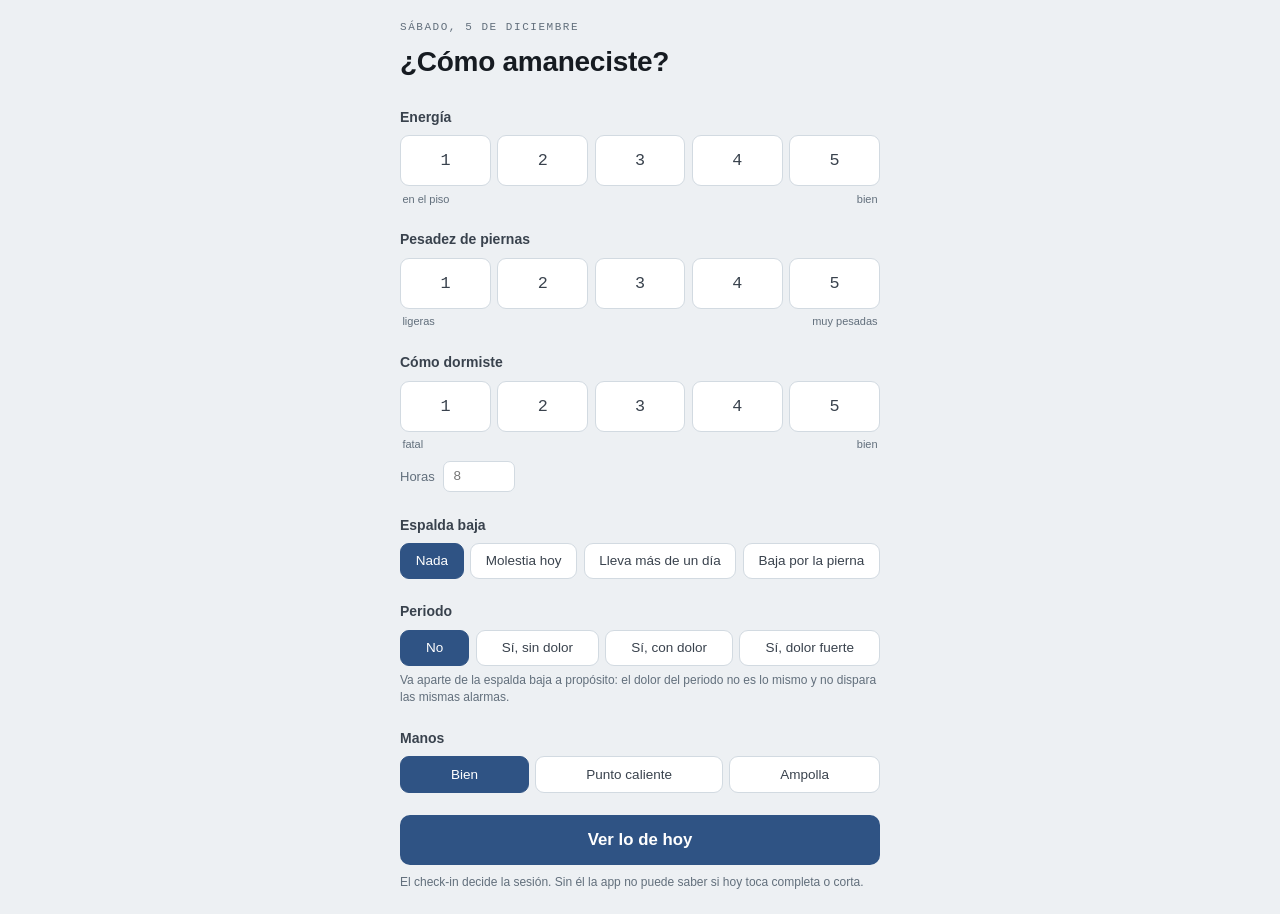
<file: app/index.html>
<!doctype html>
<html lang="es">
<head>
<meta charset="utf-8">
<meta name="viewport" content="width=device-width,initial-scale=1,viewport-fit=cover">
<title>Entrenamiento</title>
<link rel="manifest" href="manifest.webmanifest">
<meta name="theme-color" content="#2F5384" media="(prefers-color-scheme: light)">
<meta name="theme-color" content="#12161A" media="(prefers-color-scheme: dark)">
<meta name="apple-mobile-web-app-capable" content="yes">
<meta name="apple-mobile-web-app-status-bar-style" content="black-translucent">
<meta name="apple-mobile-web-app-title" content="Entreno">
<link rel="apple-touch-icon" href="icons/icon-180.png">
<link rel="icon" href="icons/icon-192.png">
<!-- Con un token de escritura en este origen, el CSP deja de ser teatro:
 es lo que impide que un script ajeno lo exfiltre. (Bruja, condición 5) -->
<meta http-equiv="Content-Security-Policy"
 content="default-src 'self'; script-src 'self'; style-src 'self' 'unsafe-inline';
 img-src 'self' data:; connect-src 'self' https://api.github.com;
 object-src 'none'; base-uri 'none'; form-action 'none'">
<link rel="stylesheet" href="app.css">
</head>
<body>

<!-- ============ CHECK-IN — obligatorio y vinculante (Sakti 4) ============ -->
<div id="checkin" class="screen" hidden>
 <div class="ci-wrap">
 <p class="ci-kicker" id="ci-fecha"></p>
 <h1 class="ci-title" id="ci-title">¿Cómo llegas?</h1>

 <div class="ci-q">
 <label>Energía</label>
 <div class="scale" data-field="energia" role="group" aria-label="Energía del 1 al 5">
 <button type="button" data-v="1">1</button><button type="button" data-v="2">2</button><button type="button" data-v="3">3</button><button type="button" data-v="4">4</button><button type="button" data-v="5">5</button>
 </div>
 <div class="scale-ends"><span>en el piso</span><span>bien</span></div>
 </div>

 <div class="ci-q">
 <label>Pesadez de piernas</label>
 <div class="scale" data-field="piernas" role="group" aria-label="Pesadez de piernas del 1 al 5">
 <button type="button" data-v="1">1</button><button type="button" data-v="2">2</button><button type="button" data-v="3">3</button><button type="button" data-v="4">4</button><button type="button" data-v="5">5</button>
 </div>
 <div class="scale-ends"><span>ligeras</span><span>muy pesadas</span></div>
 </div>

 <div class="ci-q">
 <label>Cómo dormiste</label>
 <div class="scale" data-field="sueno_calidad" role="group" aria-label="Calidad del sueño del 1 al 5">
 <button type="button" data-v="1">1</button><button type="button" data-v="2">2</button><button type="button" data-v="3">3</button><button type="button" data-v="4">4</button><button type="button" data-v="5">5</button>
 </div>
 <div class="scale-ends"><span>fatal</span><span>bien</span></div>
 <div class="ci-horas">
 <label for="ci-horas">Horas</label>
 <input type="number" id="ci-horas" min="0" max="14" step="0.5" placeholder="8">
 </div>
 </div>

 <div class="ci-q">
 <label>Espalda baja</label>
 <div class="opcion" data-field="dolor_lumbar" role="group" aria-label="Dolor lumbar">
 <button type="button" data-v="0" aria-pressed="true">Nada</button>
 <button type="button" data-v="1">Molestia hoy</button>
 <button type="button" data-v="2">Lleva más de un día</button>
 <button type="button" data-v="3">Baja por la pierna</button>
 </div>
 </div>

 <div class="ci-q">
 <label>Periodo</label>
 <div class="opcion" data-field="ciclo" role="group" aria-label="Periodo">
 <button type="button" data-v="0" aria-pressed="true">No</button>
 <button type="button" data-v="1">Sí, sin dolor</button>
 <button type="button" data-v="2">Sí, con dolor</button>
 <button type="button" data-v="3">Sí, dolor fuerte</button>
 </div>
 <p class="ci-pie-q">Va aparte de la espalda baja a propósito: el dolor del periodo no es lo mismo y no dispara las mismas alarmas.</p>
 </div>

 <div class="ci-q">
 <label>Manos</label>
 <div class="opcion" data-field="manos" role="group" aria-label="Estado de las manos">
 <button type="button" data-v="integra" aria-pressed="true">Bien</button>
 <button type="button" data-v="punto_caliente">Punto caliente</button>
 <button type="button" data-v="ampolla">Ampolla</button>
 </div>
 </div>

 <p class="ci-falta" id="ci-falta" hidden>Falta la energía y la pesadez de piernas: son las dos que deciden lo de hoy.</p>
 <button type="button" class="btn-primary" id="ci-go">Ver lo de hoy</button>
 <p class="ci-pie">El check-in decide la sesión. Sin él la app no puede saber si hoy toca completa o corta.</p>
 </div>
</div>

<!-- ============ APP ============ -->
<div id="app" hidden>
 <nav class="days" aria-label="Día de la semana">
 <div class="days-row" id="days-row"></div>
 <button type="button" class="badbtn" id="btn-min">Día malo — la sesión de 15 minutos</button>
 <div class="topbar">
 <div class="bar"><i id="barfill"></i></div>
 <b id="count">0 / 0</b>
 <span id="aviso" aria-live="polite"></span>
 <button type="button" class="linkbtn" id="btn-panel">progreso</button>
 </div>
 </nav>

 <main class="wrap" id="main"></main>
</div>

<!-- ============ CRONÓMETRO ============ -->
<div id="timer" class="timer" hidden>
 <div class="t-inner">
 <p class="t-label" id="t-label"></p>
 <div class="t-num" id="t-num">0:00</div>
 <p class="t-ex" id="t-ex"></p>
 <div class="t-next" id="t-next" hidden></div>
 <div class="t-actions">
 <button type="button" class="btn-ghost" id="t-less">−15s</button>
 <button type="button" class="btn-ghost" id="t-more">+15s</button>
 </div>
 <button type="button" class="btn-primary" id="t-close">Listo</button>
 </div>
</div>

<!-- ============ PANEL ============ -->
<div id="panel" class="sheet" hidden>
 <div class="sheet-inner">
 <div class="sheet-head">
 <h2>Dónde vas</h2>
 <button type="button" class="linkbtn" id="panel-close">cerrar</button>
 </div>
 <div id="panel-body"></div>
 </div>
</div>

<!-- ============ DIAGRAMA ============ -->
<div id="figbox" class="sheet" hidden>
 <div class="sheet-inner">
 <div class="sheet-head">
 <h2 id="fig-title"></h2>
 <button type="button" class="linkbtn" id="fig-close">cerrar</button>
 </div>
 <div id="fig-body" class="fig-body"></div>
 </div>
</div>

<script type="module" src="js/main.js"></script>
</body>
</html>
</file>
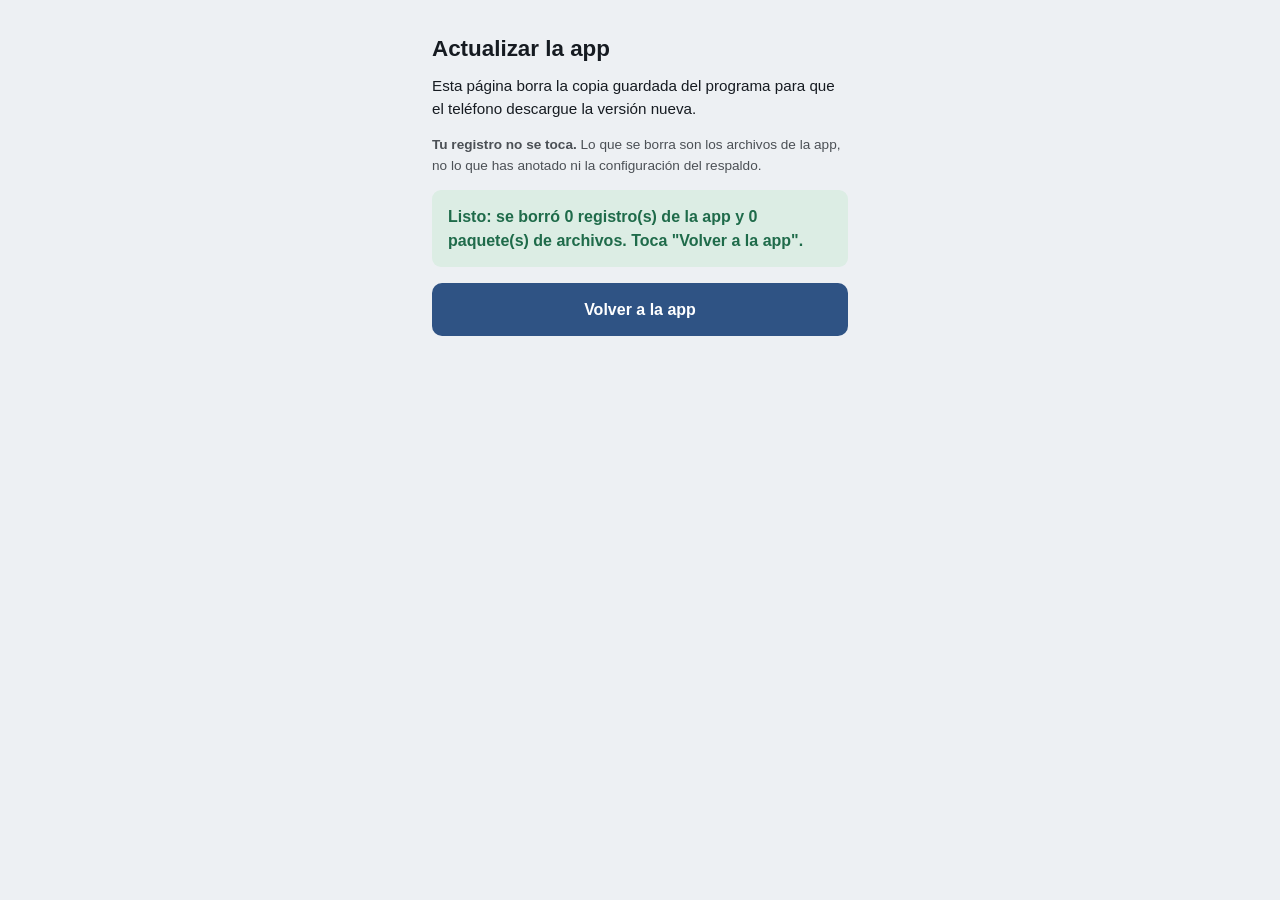
<file: app/limpiar.html>
<!doctype html>
<html lang="es">
<head>
<meta charset="utf-8">
<meta name="viewport" content="width=device-width,initial-scale=1">
<title>Actualizar</title>
<style>
 :root{color-scheme:light dark}
 body{margin:0;padding:2rem 1.2rem;font:16px -apple-system,BlinkMacSystemFont,sans-serif;
 background:#EDF0F3;color:#161B21;line-height:1.5}
 @media (prefers-color-scheme:dark){body{background:#12161A;color:#E5EAEF}}
 .caja{max-width:26rem;margin:0 auto}
 h1{font-size:1.4rem;margin:0 0 .6rem}
 p{margin:0 0 .9rem;font-size:.95rem}
 .estado{padding:.9rem 1rem;border-radius:9px;background:#DEE7F3;color:#2F5384;font-weight:600}
 @media (prefers-color-scheme:dark){.estado{background:#1E2C40;color:#8FB4E6}}
 .ok{background:#DCEDE4;color:#1F6B4A}
 @media (prefers-color-scheme:dark){.ok{background:#152B21;color:#7CC9A0}}
 .nota{font-size:.85rem;opacity:.75}
 a.btn{display:block;margin-top:1rem;padding:.9rem;border-radius:10px;background:#2F5384;
 color:#fff;text-align:center;text-decoration:none;font-weight:700}
</style>
</head>
<body>
<div class="caja">
 <h1>Actualizar la app</h1>
 <p>Esta página borra la copia guardada del programa para que el teléfono descargue
 la versión nueva.</p>
 <p class="nota"><b>Tu registro no se toca.</b> Lo que se borra son los archivos de la app,
 no lo que has anotado ni la configuración del respaldo.</p>
 <div class="estado" id="estado">Limpiando…</div>
 <a class="btn" href="./" id="volver">Volver a la app</a>
</div>

<script>
/* Esta página existe porque el service worker ignora el query string al servir
 desde caché, así que ningún truco de URL fuerza la actualización. La ruta
 /limpiar.html no está en el precache, así que el navegador la pide a la red. */
(async () => {
 const estado = document.getElementById('estado');
 const pasos = [];
 try {
 if ('serviceWorker' in navigator) {
 const regs = await navigator.serviceWorker.getRegistrations();
 for (const r of regs) await r.unregister();
 pasos.push(`${regs.length} registro(s) de la app`);
 }
 if ('caches' in window) {
 const ks = await caches.keys();
 for (const k of ks) await caches.delete(k);
 pasos.push(`${ks.length} paquete(s) de archivos`);
 }
 estado.className = 'estado ok';
 estado.textContent = pasos.length
 ? `Listo: se borró ${pasos.join(' y ')}. Toca "Volver a la app".`
 : 'No había nada guardado. Toca "Volver a la app".';
 } catch (e) {
 estado.textContent = 'No se pudo limpiar: ' + e.message;
 }
})();
</script>
</body>
</html>
</file>
<file: app/app.css>
/* ============================================================
   Pole — app de entrenamiento
   Paleta: acero (fuerza) · ocre (cardio/tiempo) · ladrillo (alerta)
   ============================================================ */

:root{
  --ground:#EDF0F3;
  --surface:#FFFFFF;
  --surface-2:#E3E8ED;
  --ink:#161B21;
  --ink-2:#39424D;
  --muted:#626F7C;
  --line:#D2DAE1;
  --line-2:#BAC5CF;
  --steel:#2F5384;
  --steel-soft:#DEE7F3;
  --chalk:#8A5A08;
  --chalk-soft:#F4E9D6;
  --alarm:#9C3327;
  --alarm-soft:#F6E1DD;
  --go:#1F6B4A;
  --go-soft:#DCEDE4;
  --on-steel:#FFFFFF;
  --on-chalk:#FFFFFF;

  --f-display:"Archivo",-apple-system,BlinkMacSystemFont,"Helvetica Neue",sans-serif;
  --f-body:-apple-system,BlinkMacSystemFont,"SF Pro Text","Segoe UI",sans-serif;
  --f-mono:ui-monospace,"SF Mono",Menlo,monospace;

  --safe-t:env(safe-area-inset-top,0px);
  --safe-b:env(safe-area-inset-bottom,0px);
}
@media (prefers-color-scheme: dark){
  :root:not([data-theme="light"]){
    --ground:#12161A; --surface:#1A1F25; --surface-2:#222931;
    --ink:#E5EAEF; --ink-2:#BDC7D1; --muted:#8B98A5;
    --line:#2B333B; --line-2:#3A444E;
    --steel:#8FB4E6; --steel-soft:#1E2C40;
    --chalk:#E0AE5C; --chalk-soft:#33270F;
    --alarm:#E88C7D; --alarm-soft:#3A1F1A;
    --go:#7CC9A0; --go-soft:#152B21;
    --on-steel:#101519; --on-chalk:#101519;
  }
}
:root[data-theme="dark"]{
  --ground:#12161A; --surface:#1A1F25; --surface-2:#222931;
  --ink:#E5EAEF; --ink-2:#BDC7D1; --muted:#8B98A5;
  --line:#2B333B; --line-2:#3A444E;
  --steel:#8FB4E6; --steel-soft:#1E2C40;
  --chalk:#E0AE5C; --chalk-soft:#33270F;
  --alarm:#E88C7D; --alarm-soft:#3A1F1A;
  --go:#7CC9A0; --go-soft:#152B21;
  --on-steel:#101519; --on-chalk:#101519;
}

*{box-sizing:border-box;-webkit-tap-highlight-color:transparent}
/* Obligatorio: sin esto, display:flex de .screen/.timer/.sheet gana sobre [hidden] */
[hidden]{display:none!important}
html{-webkit-text-size-adjust:100%}
body{
  margin:0;background:var(--ground);color:var(--ink);
  font-family:var(--f-body);font-size:16px;line-height:1.5;
  -webkit-font-smoothing:antialiased;
  padding-top:var(--safe-t);
  overscroll-behavior-y:none;
}
h1,h2,h3{font-family:var(--f-display);letter-spacing:-.01em;margin:0}
button{font-family:inherit;font-size:inherit;color:inherit}
:focus-visible{outline:2px solid var(--chalk);outline-offset:2px}

.wrap{max-width:44rem;margin:0 auto;padding:0 1rem calc(3rem + var(--safe-b))}

/* ---------- botones base ---------- */
.btn-primary{
  display:block;width:100%;margin-top:1rem;
  background:var(--steel);color:var(--on-steel);
  border:none;border-radius:10px;padding:.95rem;
  font-family:var(--f-display);font-weight:700;font-size:1.05rem;cursor:pointer
}
.btn-primary:active{opacity:.85}
.btn-ghost{
  display:block;width:100%;margin-top:.5rem;
  background:transparent;color:var(--muted);
  border:1px solid var(--line);border-radius:10px;padding:.7rem;
  font-size:.938rem;cursor:pointer
}
.linkbtn{
  background:none;border:none;color:var(--muted);font-size:.813rem;
  text-decoration:underline;text-underline-offset:2px;cursor:pointer;padding:.2rem
}

/* ============ CHECK-IN ============ */
.screen{min-height:100svh;display:flex;align-items:center;justify-content:center;padding:1.2rem}
.ci-wrap{width:100%;max-width:30rem}
.ci-kicker{
  font-family:var(--f-mono);font-size:.688rem;letter-spacing:.14em;
  text-transform:uppercase;color:var(--muted);margin:0 0 .3rem
}
.ci-title{font-size:1.75rem;font-weight:700;margin:0 0 1.5rem}
.ci-q{margin-bottom:1.4rem}
.ci-q > label{
  display:block;font-size:.875rem;font-weight:600;color:var(--ink-2);margin-bottom:.45rem
}
.scale{display:grid;grid-template-columns:repeat(5,1fr);gap:.4rem}
.scale button{
  background:var(--surface);border:1px solid var(--line);border-radius:9px;
  padding:.95rem 0;font-family:var(--f-mono);font-size:1.05rem;font-weight:500;
  color:var(--ink-2);cursor:pointer
}
.scale button[aria-pressed="true"]{background:var(--steel);border-color:var(--steel);color:var(--on-steel)}
.scale-ends{
  display:flex;justify-content:space-between;
  font-size:.688rem;color:var(--muted);padding:.28rem .15rem 0
}
.flags{display:flex;flex-direction:column;gap:.4rem}
.flag{
  text-align:left;background:var(--surface);border:1px solid var(--line);
  border-radius:9px;padding:.75rem .85rem;font-size:.875rem;
  color:var(--ink-2);cursor:pointer;line-height:1.35
}
.flag[aria-pressed="true"]{background:var(--alarm-soft);border-color:var(--alarm);color:var(--ink)}

/* ============ VEREDICTO ============ */
.verdict{border-radius:12px;padding:1.3rem;border:1px solid var(--line);background:var(--surface)}
.verdict.go{background:var(--go-soft);border-color:var(--go)}
.verdict.warn{background:var(--chalk-soft);border-color:var(--chalk)}
.verdict.stop{background:var(--alarm-soft);border-color:var(--alarm)}
.verdict .v-kicker{
  font-family:var(--f-mono);font-size:.688rem;letter-spacing:.12em;
  text-transform:uppercase;margin:0 0 .35rem
}
.verdict.go .v-kicker{color:var(--go)}
.verdict.warn .v-kicker{color:var(--chalk)}
.verdict.stop .v-kicker{color:var(--alarm)}
.verdict h2{font-size:1.4rem;font-weight:700;margin:0 0 .5rem;text-wrap:balance}
.verdict p{margin:0 0 .55rem;font-size:.938rem;color:var(--ink-2)}
.verdict p:last-child{margin-bottom:0}

/* ============ SELECTOR DE DÍAS ============ */
.days{
  position:sticky;top:0;z-index:20;background:var(--ground);
  padding:.75rem 1rem .55rem;border-bottom:1px solid var(--line);
  max-width:44rem;margin:0 auto
}
.days-row{display:grid;grid-template-columns:repeat(7,1fr);gap:.3rem}
.daybtn{
  background:var(--surface);border:1px solid var(--line);border-radius:7px;
  padding:.5rem .1rem .42rem;cursor:pointer;color:var(--ink-2);
  display:flex;flex-direction:column;align-items:center;gap:.3rem;
  font-family:var(--f-display);font-weight:700;font-size:.938rem
}
.daybtn i{
  width:5px;height:5px;border-radius:50%;display:block;
  background:var(--dot,transparent);border:1px solid var(--dotb,var(--line-2))
}
.daybtn[data-kind="fuerza"]{--dot:var(--steel);--dotb:var(--steel)}
.daybtn[data-kind="cardio"]{--dot:var(--chalk);--dotb:var(--chalk)}
.daybtn[data-kind="movilidad"]{--dot:var(--muted);--dotb:var(--muted)}
.daybtn[data-kind="libre"]{--dot:transparent;--dotb:var(--line-2)}
.daybtn[aria-pressed="true"]{background:var(--steel);border-color:var(--steel);color:var(--on-steel)}
.daybtn[aria-pressed="true"] i{background:var(--on-steel);border-color:var(--on-steel)}
.daybtn[data-kind="libre"][aria-pressed="true"] i{background:transparent}
.daybtn.hecho::after{
  content:"";width:100%;height:2px;background:var(--go);border-radius:1px;margin-top:.1rem
}

.badbtn{
  width:100%;margin-top:.35rem;background:var(--surface);color:var(--ink-2);
  border:1px dashed var(--line-2);border-radius:7px;padding:.42rem;
  font-size:.813rem;font-weight:500;cursor:pointer
}
.badbtn[aria-pressed="true"]{background:var(--chalk);border-color:var(--chalk);border-style:solid;color:var(--on-chalk)}

.topbar{display:flex;align-items:center;gap:.6rem;padding-top:.5rem}
.bar{flex:1;height:4px;background:var(--surface-2);border-radius:2px;overflow:hidden}
.bar i{display:block;height:100%;width:0;background:var(--go);transition:width .2s}
.topbar b{
  font-family:var(--f-mono);font-size:.75rem;font-weight:500;
  color:var(--muted);font-variant-numeric:tabular-nums
}
#aviso{
  font-size:.75rem;font-weight:600;color:var(--go);
  opacity:0;transition:opacity .2s;white-space:nowrap
}
#aviso.visible{opacity:1}

/* ============ CABECERA DEL DÍA ============ */
.day-head{border-top:2px solid var(--ink);padding-top:.7rem;margin-top:1.5rem}
.day-head .letra{
  font-family:var(--f-display);font-weight:700;font-size:.75rem;
  letter-spacing:.12em;text-transform:uppercase;color:var(--steel)
}
.day-head h2{font-size:1.4rem;font-weight:700;margin:.1rem 0 0}
.day-note{margin:.45rem 0 .9rem;font-size:.875rem;color:var(--ink-2)}

/* selector de variante (bici / caminata) */
.variantes{display:grid;grid-template-columns:1fr 1fr;gap:.4rem;margin:0 0 .9rem}
.varbtn{
  background:var(--surface);border:1px solid var(--line);border-radius:8px;
  padding:.6rem;font-weight:600;font-size:.875rem;color:var(--ink-2);cursor:pointer
}
.varbtn[aria-pressed="true"]{background:var(--chalk);border-color:var(--chalk);color:var(--on-chalk)}

/* ============ EJERCICIOS ============ */
.ex-list{list-style:none;margin:0;padding:0;display:flex;flex-direction:column;gap:.5rem}
.ex{
  background:var(--surface);border:1px solid var(--line);border-radius:9px;padding:.8rem .85rem
}
.ex.done{background:var(--surface-2)}
.ex.done .ex-name{color:var(--muted);text-decoration:line-through}
.ex.bloqueado{opacity:.5}

/* Con flex-wrap, una dosis larga baja a su propia línea en vez de
   empujar el nombre fuera de la pantalla. */
.ex-head{display:flex;flex-wrap:wrap;justify-content:space-between;gap:.2rem .7rem;align-items:baseline}
.ex-name{font-weight:600;font-size:1rem;line-height:1.25;min-width:0;flex:1 1 auto;overflow-wrap:anywhere}
.ex-num{font-family:var(--f-mono);font-size:.75rem;color:var(--muted);margin-right:.4rem;font-weight:400}
.ex-dose{
  font-family:var(--f-mono);font-size:.813rem;font-weight:500;flex:0 1 auto;
  white-space:normal;overflow-wrap:anywhere;font-variant-numeric:tabular-nums;color:var(--ink)
}

/* ---------- aviso de agarre ---------- */
.agarre{
  margin-top:1.4rem;background:var(--chalk-soft);border:1px solid var(--chalk);
  border-radius:9px;padding:.9rem 1rem
}
.agarre h3{font-family:var(--f-display);font-size:1rem;font-weight:700;color:var(--chalk);margin-bottom:.5rem}
.agarre p{margin:0 0 .5rem;font-size:.875rem;color:var(--ink-2);line-height:1.45}
.agarre p:last-of-type{margin-bottom:0}
.agarre strong{color:var(--ink)}
.agarre-mas{margin-top:.6rem;border-top:1px solid var(--chalk);padding-top:.5rem}
.agarre-mas summary{
  font-size:.813rem;font-weight:600;color:var(--chalk);cursor:pointer;list-style:none
}
.agarre-mas summary::-webkit-details-marker{display:none}
.agarre-mas summary::after{content:" ▾"}
.agarre-mas ul{margin:.45rem 0 0;padding-left:1.05rem;display:flex;flex-direction:column;gap:.25rem}
.agarre-mas li{font-size:.813rem;color:var(--ink-2)}

/* ---------- mapa de escalones ---------- */
.prog{margin-bottom:1rem}
.prog h3{font-family:var(--f-display);font-size:.938rem;font-weight:600;margin-bottom:.5rem}
.pr{background:var(--surface);border:1px solid var(--line);border-radius:9px;padding:.6rem .75rem;margin-bottom:.35rem}
.pr-top{display:flex;justify-content:space-between;gap:.7rem;align-items:baseline}
.pr-nom{font-size:.875rem;font-weight:600;line-height:1.2}
.pr-obj{
  font-family:var(--f-mono);font-size:.813rem;color:var(--steel);
  font-weight:500;white-space:nowrap;font-variant-numeric:tabular-nums
}
.pr-esc{display:flex;align-items:center;gap:.3rem;margin-top:.4rem;flex-wrap:wrap}
.pt{width:16px;height:4px;border-radius:2px;background:var(--surface-2);display:block;flex:none}
.pt.hecho{background:var(--go)}
.pt.aqui{background:var(--steel);width:22px}
.pr-txt{font-size:.75rem;color:var(--muted);margin-left:.25rem;line-height:1.3}

/* ---------- lo que la app decidió para hoy ---------- */
.plan{
  margin-top:.6rem;padding:.6rem .7rem;border-radius:8px;
  background:var(--steel-soft);border:1px solid var(--steel)
}
.plan-esc{display:flex;align-items:baseline;gap:.5rem;flex-wrap:wrap}
.plan-n{
  font-family:var(--f-mono);font-size:.625rem;letter-spacing:.08em;
  text-transform:uppercase;color:var(--steel);font-weight:500;
  border:1px solid var(--steel);border-radius:20px;padding:.05rem .4rem;flex:none
}
.plan-v{font-size:.875rem;font-weight:600;color:var(--ink);line-height:1.25}
.plan-prev{
  margin:.4rem 0 0;font-size:.813rem;color:var(--ink-2);
  font-variant-numeric:tabular-nums
}
.plan-prev b{font-family:var(--f-mono);color:var(--ink)}
.plan-nota{margin:.25rem 0 0;font-size:.813rem;color:var(--ink-2);line-height:1.35}
.plan-ajuste{display:flex;align-items:center;gap:.4rem;margin-top:.55rem;flex-wrap:wrap}
.aj{
  background:var(--surface);border:1px solid var(--steel);border-radius:6px;
  padding:.3rem .55rem;font-size:.75rem;font-weight:600;color:var(--steel);cursor:pointer
}
.aj:disabled{opacity:.35;cursor:default;border-color:var(--line-2);color:var(--muted)}
.aj-nota{font-size:.688rem;color:var(--muted)}

.ex-claves{margin:.45rem 0 0;padding:0 0 0 .95rem;display:flex;flex-direction:column;gap:.22rem}
.ex-claves li{font-size:.844rem;color:var(--ink-2);line-height:1.4}
.ex-prog{
  margin:.45rem 0 0;font-size:.813rem;color:var(--muted);
  background:var(--surface-2);border-radius:6px;padding:.35rem .5rem
}
.ex-prog b{color:var(--ink-2);font-weight:600}

/* series */
.series{display:flex;gap:.4rem;flex-wrap:wrap;margin-top:.7rem;align-items:center}
.serie{
  width:2.6rem;height:2.6rem;border-radius:8px;
  background:var(--surface);border:1.5px solid var(--line-2);
  font-family:var(--f-mono);font-size:.938rem;color:var(--muted);cursor:pointer
}
.serie[aria-pressed="true"]{background:var(--go);border-color:var(--go);color:var(--on-steel)}
:root[data-theme="dark"] .serie[aria-pressed="true"],
:root:not([data-theme="light"]) .serie[aria-pressed="true"]{color:var(--on-chalk)}

.ex-tools{display:flex;gap:.4rem;flex-wrap:wrap;margin-top:.6rem}
.tool{
  background:var(--surface-2);border:1px solid var(--line);border-radius:7px;
  padding:.42rem .65rem;font-size:.813rem;color:var(--ink-2);cursor:pointer;
  text-decoration:none;display:inline-block
}
.tool.play{background:var(--steel-soft);border-color:var(--steel);color:var(--steel);font-weight:600}
.tool.fig{background:var(--chalk-soft);border-color:var(--chalk);color:var(--chalk);font-weight:600}

.ex-log{display:flex;gap:.4rem;align-items:center;margin-top:.6rem}
.ex-log input{
  width:7.5rem;background:var(--ground);border:1px solid var(--line);
  border-radius:7px;padding:.42rem .55rem;font-family:var(--f-mono);
  font-size:.875rem;color:var(--ink)
}
.ex-log label{font-size:.75rem;color:var(--muted)}

/* ============ BLOQUES SIMPLES ============ */
.block{margin-top:1.6rem}
.block-head{display:flex;align-items:baseline;gap:.55rem;flex-wrap:wrap}
.block-head h3{font-size:1.05rem;font-weight:600}
.block-mins{
  font-family:var(--f-mono);font-size:.688rem;letter-spacing:.1em;
  text-transform:uppercase;color:var(--muted)
}
.block-note{margin:.25rem 0 .7rem;font-size:.875rem;color:var(--ink-2)}
.block-count{
  margin-left:auto;font-family:var(--f-mono);font-size:.75rem;font-weight:500;
  color:var(--muted);font-variant-numeric:tabular-nums;
  background:var(--surface-2);border-radius:20px;padding:.1rem .45rem
}
.block-count.full{background:var(--go);color:var(--on-steel)}
:root[data-theme="dark"] .block-count.full,
:root:not([data-theme="light"]) .block-count.full{color:var(--on-chalk)}

.simple{
  list-style:none;margin:0;padding:.15rem .85rem;
  background:var(--surface);border:1px solid var(--line);border-radius:9px
}
/* minmax(0,1fr) y no 1fr: sin el mínimo en 0, un hijo largo (la dosis) empuja
   la columna y el texto se sale de la pantalla en vez de partirse. */
.simple li{
  display:grid;grid-template-columns:auto minmax(0,1fr) auto;gap:.7rem;align-items:start;
  padding:.6rem 0;border-bottom:1px solid var(--line)
}
.simple li:last-child{border-bottom:none}
/* el tachado va solo en el nombre: line-through se hereda y no se puede cancelar en un hijo */
.simple li.done .t{color:var(--muted);text-decoration:line-through}
.simple li.done .para{color:var(--muted);opacity:.7}
.simple .n{font-size:.875rem;line-height:1.3;min-width:0}
.simple .t{display:block;overflow-wrap:anywhere}
.simple .para{display:block;font-size:.75rem;color:var(--muted);margin-top:.1rem}
.simple .acts{display:flex;align-items:center;gap:.4rem;flex:none}
/* La dosis va DEBAJO del nombre, no a su lado: "8 basculaciones, rango medio"
   no cabe en una columna lateral, y al forzarla se salía de la pantalla. */
.simple .d{
  display:block;margin-top:.15rem;
  font-family:var(--f-mono);font-size:.719rem;color:var(--chalk);
  white-space:normal;overflow-wrap:anywhere;font-variant-numeric:tabular-nums
}
.simple .logro{display:flex;align-items:center;gap:.4rem;margin-top:.35rem}
.simple .logro input{
  width:6rem;background:var(--ground);border:1px solid var(--line);
  border-radius:6px;padding:.28rem .45rem;font-family:var(--f-mono);
  font-size:.813rem;color:var(--ink);transition:border-color .2s,background .2s
}
.simple .logro label{font-size:.688rem;color:var(--muted)}
.simple li.done .logro input{border-color:var(--line-2)}

/* confirmación de guardado, en cualquier campo */
.ex-log input.ok, .simple .logro input.ok{border-color:var(--go);background:var(--go-soft)}

.mini{
  display:inline-flex;align-items:center;justify-content:center;
  width:1.7rem;height:1.7rem;flex:none;
  background:var(--surface-2);border:1px solid var(--line);border-radius:6px;
  color:var(--steel);font-size:.75rem;text-decoration:none;cursor:pointer;line-height:1
}
.mini.fig{color:var(--chalk)}
.chk-sm{width:1.5rem;height:1.5rem;margin:0}
.chk-sm:checked::after{left:.48rem;top:.22rem;width:.3rem;height:.68rem}

/* ============ DÍA LIBRE ============ */
.libre{
  margin-top:1rem;background:var(--surface);border:1px solid var(--line);
  border-radius:10px;padding:1.1rem
}
.libre p{margin:0 0 .75rem;font-size:.938rem;color:var(--ink-2)}
.libre p:last-child{margin-bottom:0}
.libre strong{color:var(--ink)}

/* ============ REGLA + ALERTAS ============ */
.regla{
  border-left:3px solid var(--alarm);background:var(--alarm-soft);
  padding:.7rem .85rem;border-radius:0 6px 6px 0;margin-top:1.5rem
}
.regla p{margin:0;font-size:.875rem;color:var(--ink-2)}
.regla strong{color:var(--ink)}

.alertas{
  margin-top:1.4rem;border:1px solid var(--alarm);background:var(--alarm-soft);
  border-radius:9px;padding:.85rem 1rem
}
.alertas h3{font-size:.938rem;color:var(--alarm);margin-bottom:.5rem}
.alertas ul{margin:0;padding-left:1.05rem;display:flex;flex-direction:column;gap:.35rem}
.alertas li{font-size:.844rem;color:var(--ink-2)}
.alertas b{color:var(--ink)}

.foot{margin-top:1.6rem;font-size:.813rem;color:var(--muted)}
.foot p{margin:0 0 .6rem}
.foot strong{color:var(--ink-2)}
.foot .fin{
  display:flex;gap:.5rem;flex-wrap:wrap;
  margin-top:1rem;padding-top:1rem;border-top:1px solid var(--line)
}

/* ---------- cierre de sesión ---------- */
.cierre{
  margin-top:1.6rem;background:var(--surface);border:1px solid var(--line);
  border-radius:10px;padding:1rem;text-align:center
}
.cierre.hecho{background:var(--go-soft);border-color:var(--go)}
.ci-det{margin:0 0 .2rem;font-size:.875rem;color:var(--ink-2)}
.ci-det b{font-family:var(--f-mono);color:var(--ink)}
.ci-ok{margin:0 0 .25rem;font-family:var(--f-display);font-size:1.05rem;font-weight:700;color:var(--go)}
.ci-pie{margin:.5rem 0 0;font-size:.75rem;color:var(--muted)}
.cierre .btn-primary{margin-top:.6rem}
.cierre .btn-ghost{margin-top:.5rem}

.cierre-res .cr-tit{
  margin:0 0 .7rem;font-family:var(--f-display);font-size:1.25rem;font-weight:700
}
ul.rc{list-style:none;margin:0;padding:0;display:flex;flex-direction:column;gap:.4rem}
ul.rc li{
  background:var(--surface);border:1px solid var(--line);border-left-width:3px;
  border-radius:8px;padding:.55rem .7rem
}
ul.rc li b{display:block;font-size:.875rem}
ul.rc li span{
  display:block;font-size:.813rem;color:var(--ink-2);margin-top:.1rem;
  font-variant-numeric:tabular-nums
}
ul.rc li.rc-sube{border-left-color:var(--go)}
ul.rc li.rc-baja{border-left-color:var(--chalk)}
ul.rc li.rc-igual{border-left-color:var(--line-2)}

/* ============ CRONÓMETRO ============ */
.timer{
  position:fixed;inset:0;z-index:100;
  background:var(--ground);display:flex;align-items:center;justify-content:center;
  padding:calc(1.5rem + var(--safe-t)) 1.5rem calc(1.5rem + var(--safe-b))
}
.timer.ring{background:var(--go-soft)}
.t-inner{width:100%;max-width:24rem;text-align:center}
.t-label{
  font-family:var(--f-mono);font-size:.75rem;letter-spacing:.14em;
  text-transform:uppercase;color:var(--muted);margin:0 0 .5rem
}
.t-num{
  font-family:var(--f-mono);font-size:4.6rem;font-weight:500;line-height:1;
  font-variant-numeric:tabular-nums;color:var(--ink)
}
.timer.ring .t-num{color:var(--go)}
.t-ex{margin:.7rem 0 0;font-size:1rem;font-weight:600;color:var(--ink-2)}
.t-next{
  margin-top:1.3rem;padding:.85rem .9rem;text-align:left;
  background:var(--surface);border:1px solid var(--line);border-radius:10px
}
.tn-kicker{
  margin:0;font-family:var(--f-mono);font-size:.688rem;letter-spacing:.12em;
  text-transform:uppercase;color:var(--muted)
}
.tn-name{margin:.15rem 0 0;font-family:var(--f-display);font-size:1.15rem;font-weight:700;line-height:1.2}
.tn-dose{
  margin:.2rem 0 0;font-family:var(--f-mono);font-size:.875rem;
  color:var(--steel);font-weight:500;font-variant-numeric:tabular-nums
}
.tn-clave{margin:.4rem 0 0;font-size:.813rem;color:var(--ink-2);line-height:1.35}

.t-actions{display:grid;grid-template-columns:1fr 1fr;gap:.5rem;margin-top:1.2rem}
.t-actions .btn-ghost{margin-top:0}

/* ============ HOJAS (panel / infografía) ============ */
.sheet{
  position:fixed;inset:0;z-index:90;background:rgba(0,0,0,.35);
  display:flex;align-items:flex-end;justify-content:center
}
.sheet-inner{
  width:100%;max-width:44rem;max-height:90svh;overflow-y:auto;
  background:var(--ground);border-radius:14px 14px 0 0;
  padding:1rem 1rem calc(2rem + var(--safe-b))
}
.sheet-head{
  display:flex;justify-content:space-between;align-items:baseline;
  gap:1rem;margin-bottom:.9rem;position:sticky;top:0;
  background:var(--ground);padding-bottom:.5rem
}
.sheet-head h2{font-size:1.15rem;font-weight:700}

.stats{display:grid;grid-template-columns:1fr 1fr;gap:.5rem}
.stat{background:var(--surface);border:1px solid var(--line);border-radius:9px;padding:.75rem .8rem}
.stat b{
  display:block;font-family:var(--f-mono);font-size:1.75rem;font-weight:500;
  line-height:1.1;color:var(--ink);font-variant-numeric:tabular-nums
}
.stat span{display:block;font-size:.75rem;color:var(--muted);margin-top:.2rem}
.stat.wide{grid-column:1/-1}

.puerta{
  margin-top:.8rem;background:var(--surface);border:1px solid var(--line);
  border-radius:9px;padding:.85rem
}
.puerta h3{font-size:.938rem;margin-bottom:.5rem}
.puerta ul{list-style:none;margin:0;padding:0;display:flex;flex-direction:column;gap:.38rem}
.puerta li{display:flex;gap:.5rem;align-items:baseline;font-size:.875rem;color:var(--ink-2)}
.puerta li .mark{font-family:var(--f-mono);font-weight:500;flex:none;width:1.2rem}
.puerta li.ok .mark{color:var(--go)}
.puerta li.no .mark{color:var(--muted)}
.puerta .verdicto{margin:.7rem 0 0;font-size:.875rem;color:var(--ink-2)}

/* ---------- estado del modo sin conexión ---------- */
.offline{border-radius:9px;padding:.8rem .85rem;border:1px solid var(--line);background:var(--surface)}
.offline.ok{background:var(--go-soft);border-color:var(--go)}
.offline.warn{background:var(--chalk-soft);border-color:var(--chalk)}
.offline.bad{background:var(--alarm-soft);border-color:var(--alarm)}
.off-head{display:flex;align-items:center;gap:.5rem;font-size:.938rem}
.off-dot{width:9px;height:9px;border-radius:50%;flex:none;background:var(--muted)}
.offline.ok .off-dot{background:var(--go)}
.offline.warn .off-dot{background:var(--chalk)}
.offline.bad .off-dot{background:var(--alarm)}
.off-det{margin:.35rem 0 0;font-size:.844rem;color:var(--ink-2);line-height:1.4}
.offline .btn-ghost{margin-top:.6rem;background:var(--surface)}

/* ---------- historial de sesiones ---------- */
.hist{margin-top:1.1rem}
.hist h3{font-family:var(--f-display);font-size:.938rem;font-weight:600;margin-bottom:.5rem}
.hist-vacio{font-size:.875rem;color:var(--muted);margin:0}
.hs{
  background:var(--surface);border:1px solid var(--line);border-radius:9px;
  margin-bottom:.35rem;overflow:hidden
}
.hs summary{
  display:flex;align-items:center;gap:.7rem;padding:.65rem .8rem;
  cursor:pointer;list-style:none
}
.hs summary::-webkit-details-marker{display:none}
.hs-fecha{
  font-family:var(--f-mono);font-size:.75rem;color:var(--muted);
  white-space:nowrap;min-width:5.6rem
}
.hs-dia{flex:1;font-size:.875rem;font-weight:600;line-height:1.2}
.hs-marca{
  font-family:var(--f-mono);font-size:.75rem;color:var(--muted);
  background:var(--surface-2);border-radius:20px;padding:.1rem .5rem;flex:none
}
.hs-marca.ok{background:var(--go);color:var(--on-steel)}
:root[data-theme="dark"] .hs-marca.ok,
:root:not([data-theme="light"]) .hs-marca.ok{color:var(--on-chalk)}
.hs-cuerpo{padding:0 .8rem .75rem;border-top:1px solid var(--line);padding-top:.6rem}
.hs-meta{margin:0 0 .35rem;font-size:.813rem;color:var(--muted)}
.hs-sin{font-style:italic}
.hs-logros{margin:.2rem 0 0;padding-left:1rem;display:flex;flex-direction:column;gap:.2rem}
.hs-logros li{font-size:.813rem;color:var(--ink-2)}
.hs-logros b{font-family:var(--f-mono);color:var(--ink)}

.aviso-csv{margin:.4rem 0 0;font-size:.75rem;color:var(--muted);line-height:1.35}
.semanas{margin-top:.9rem;display:flex;flex-direction:column;gap:.4rem}
.sem{background:var(--surface);border:1px solid var(--line);border-radius:9px;padding:.65rem .75rem}
.sem.actual{border-color:var(--steel);background:var(--steel-soft)}
.sem b{
  font-family:var(--f-mono);font-size:.688rem;letter-spacing:.08em;
  text-transform:uppercase;color:var(--steel)
}
.sem span{display:block;font-size:.813rem;color:var(--ink-2);margin-top:.15rem}

.fig-body{background:var(--surface);border:1px solid var(--line);border-radius:9px;padding:.8rem}
.fig-body svg,.fig-body img{width:100%;height:auto;display:block}
.fig-claves{margin:.8rem 0 0;padding-left:1.05rem;display:flex;flex-direction:column;gap:.3rem}
.fig-claves li{font-size:.875rem;color:var(--ink-2)}

@media (min-width:34rem){
  .stats{grid-template-columns:repeat(3,1fr)}
}
@media (prefers-reduced-motion: reduce){
  *{transition:none!important;animation:none!important}
}

/* ============================================================
   Elementos del sistema de progresión
   ============================================================ */

/* check-in ampliado */
.opcion{display:flex;flex-wrap:wrap;gap:.4rem}
.opcion button{
  flex:1 1 auto;background:var(--surface);border:1px solid var(--line);
  border-radius:9px;padding:.6rem .7rem;font-size:.844rem;color:var(--ink-2);cursor:pointer
}
.opcion button[aria-pressed="true"]{background:var(--steel);border-color:var(--steel);color:var(--on-steel)}
.opcion button[data-v="3"][aria-pressed="true"],
.opcion button[data-v="ampolla"][aria-pressed="true"]{background:var(--alarm);border-color:var(--alarm)}
.ci-horas{display:flex;align-items:center;gap:.5rem;margin-top:.5rem}
.ci-horas label{font-size:.813rem;color:var(--muted)}
.ci-horas input{
  width:4.5rem;background:var(--surface);border:1px solid var(--line);
  border-radius:7px;padding:.45rem .6rem;font-family:var(--f-mono);color:var(--ink)
}
.ci-falta{margin:.6rem 0 0;font-size:.844rem;color:var(--alarm)}

/* motivo del bloqueo o del recorte */
.motivo{border-radius:9px;padding:.8rem .9rem;margin:.6rem 0 0}
.motivo.stop{background:var(--alarm-soft);border:1px solid var(--alarm)}
.motivo.warn{background:var(--chalk-soft);border:1px solid var(--chalk)}
.motivo p{margin:0;font-size:.875rem;color:var(--ink-2);line-height:1.45}

/* RPE en el registro */
.ex-log .rpe{width:3.4rem}
.rpe-lbl{font-size:.688rem;color:var(--muted)}
.tool.activo{background:var(--chalk);border-color:var(--chalk);color:var(--on-chalk)}
.tag-tut{
  font-family:var(--f-mono);font-size:.625rem;background:var(--chalk-soft);
  color:var(--chalk);border-radius:20px;padding:.05rem .35rem;margin-left:.25rem
}

/* árbol */
.arbol{margin-bottom:1rem}
.arbol h3{font-family:var(--f-display);font-size:.938rem;font-weight:600;margin-bottom:.3rem}
.arbol-meta{margin:0 0 .6rem;font-size:.813rem;color:var(--muted);line-height:1.4}
.arbol-lista{display:flex;flex-direction:column;gap:.2rem}
.nodo{
  display:flex;align-items:center;gap:.6rem;padding:.42rem .6rem;
  background:var(--surface);border:1px solid var(--line);border-radius:7px
}
.nodo.dominado{background:var(--go-soft);border-color:var(--go)}
.nodo.disponible{border-color:var(--steel)}
.nodo.bloqueado{opacity:.5}
.nodo-id{
  font-family:var(--f-mono);font-size:.625rem;color:var(--muted);
  min-width:3.6rem;letter-spacing:.04em
}
.nodo-nom{flex:1;font-size:.813rem;line-height:1.25}
.nodo-est{font-size:.813rem;flex:none}
.nodo.dominado .nodo-est{color:var(--go)}
.arbol-hoy{margin:.5rem 0 0;font-size:.75rem;color:var(--steel);line-height:1.4}

/* puerta médica */
.puerta-med{
  margin-top:.9rem;background:var(--chalk-soft);border:1px solid var(--chalk);
  border-radius:9px;padding:.85rem
}
.puerta-med.ok{background:var(--go-soft);border-color:var(--go)}
.puerta-med h3{font-family:var(--f-display);font-size:.938rem;margin-bottom:.35rem}
.pm-nota{margin:0 0 .6rem;font-size:.844rem;color:var(--ink-2);line-height:1.45}
.pm-campos{display:flex;gap:.6rem;flex-wrap:wrap}
.pm-campos label{display:flex;flex-direction:column;gap:.2rem;font-size:.75rem;color:var(--muted)}
.pm-campos input{
  background:var(--surface);border:1px solid var(--line);border-radius:7px;
  padding:.42rem .5rem;font-family:var(--f-mono);font-size:.813rem;color:var(--ink)
}

/* actividades fuera del plan */
.acts-panel{
  margin-top:.9rem;background:var(--chalk-soft);border:1px solid var(--chalk);
  border-radius:9px;padding:.85rem
}
.acts-panel h3{font-family:var(--f-display);font-size:.938rem;margin-bottom:.35rem}
.acts-nota{margin:0 0 .6rem;font-size:.844rem;color:var(--ink-2);line-height:1.45}
.acts-hoy{
  margin:0 0 .7rem;padding:.5rem .6rem;border-radius:7px;
  background:var(--steel-soft);color:var(--ink-2);font-size:.813rem;line-height:1.4
}
.act{
  background:var(--surface);border:1px solid var(--line);border-radius:8px;
  padding:.6rem .7rem;margin-bottom:.5rem
}
.act.off{opacity:.62}
.act-cab{display:flex;align-items:center;gap:.55rem;margin-bottom:.5rem}
.act-nombre{
  flex:1;min-width:0;background:transparent;border:none;border-bottom:1px dashed var(--line-2);
  padding:.15rem 0;font-family:var(--f-display);font-size:.938rem;font-weight:600;color:var(--ink)
}
.act-nombre:focus{outline:none;border-bottom-color:var(--steel)}
.act .pm-campos{margin-bottom:.55rem}
.act-horario{display:flex;flex-direction:column;gap:.55rem;margin-bottom:.55rem}
/* El día ocupa su propia línea y las horas se reparten la siguiente.
   En una sola fila, un campo de hora en formato 12 h se come el AM/PM
   y las 18:30 se leen "06:30". */
.act-fila{display:grid;grid-template-columns:1fr 1fr;gap:.4rem;align-items:center}
.act-fila select[data-campo="dia"]{grid-column:1 / -1}
.act-fila select,.act-fila input{
  width:100%;min-width:0;background:var(--ground);border:1px solid var(--line);
  border-radius:7px;padding:.42rem .5rem;font-size:.813rem;color:var(--ink)
}
.act-fila input{font-family:var(--f-mono)}
.act-fila + .act-fila{border-top:1px solid var(--line);padding-top:.55rem}
.act-est{margin:0 0 .5rem;font-size:.75rem;color:var(--muted);line-height:1.4}
.act-borrar{font-size:.75rem;color:var(--alarm)}

/* editor de calendario */
.cal-nota{font-size:.844rem;color:var(--ink-2);margin:0 0 .8rem;line-height:1.45}
.cal-fila{
  display:flex;align-items:center;justify-content:space-between;gap:.8rem;
  background:var(--surface);border:1px solid var(--line);border-radius:8px;
  padding:.5rem .7rem;margin-bottom:.3rem
}
.cal-fila span{font-size:.875rem;font-weight:600;display:flex;flex-direction:column;gap:.1rem}
.ciclo{
  margin-top:.9rem;background:var(--surface);border:1px solid var(--line);
  border-radius:9px;padding:.85rem
}
.ciclo h3{font-family:var(--f-display);font-size:.938rem;margin-bottom:.35rem}
.ciclo-nota{margin:0 0 .6rem;font-size:.844rem;color:var(--ink-2);line-height:1.45}
.ciclo-dato{margin:0 0 .6rem;font-size:.875rem;color:var(--ink)}
.ciclo-pie{margin:.6rem 0 0;font-size:.75rem;color:var(--muted);line-height:1.4}
.ciclo-mas{margin:0 0 .6rem}
.ciclo-mas summary{font-size:.813rem;color:var(--steel);cursor:pointer}
.ciclo-mas ul{margin:.5rem 0 .6rem 1.1rem;padding:0;font-size:.813rem;color:var(--ink-2)}
.ciclo-mas li{margin-bottom:.2rem}
.ci-pie-q{margin:.4rem 0 0;font-size:.75rem;color:var(--muted);line-height:1.4}
.motivo-det{
  margin:.4rem 0 0;font-size:.781rem;color:var(--muted);
  font-family:var(--f-mono);overflow-wrap:anywhere
}
.day-franja{
  margin:.25rem 0 0;font-size:.781rem;color:var(--muted);
  font-family:var(--f-mono);letter-spacing:.01em
}
.cal-taller{font-style:normal;font-weight:400;font-size:.719rem;color:var(--chalk)}
.cal-controles{display:flex;gap:.35rem;align-items:center;max-width:62%}
.cal-controles select{max-width:none;flex:1;min-width:0}
.cal-fila select{
  background:var(--ground);border:1px solid var(--line);border-radius:6px;
  padding:.35rem .5rem;font-size:.813rem;color:var(--ink);max-width:60%
}
.cal-fila{align-items:flex-start}
.cal-aviso{margin:.6rem 0 0;font-size:.844rem;color:var(--alarm);min-height:1.2em}

/* aviso de almacenamiento lleno */
.aviso-cuota{
  background:var(--alarm);color:#fff;padding:.7rem 1rem;font-size:.875rem;
  font-weight:600;text-align:center;line-height:1.4
}

/* nodos del árbol: flexibilidad, vocabulario y fuera de ruta */
.nodo.fuera_de_ruta{opacity:.55;border-style:dashed}
.nodo.fuera_de_ruta .nodo-est{color:var(--muted)}
.nodo-por{
  display:block;font-size:.688rem;color:var(--muted);
  margin-top:.15rem;line-height:1.35;font-style:italic
}

.offline.warn{background:var(--chalk-soft);border-color:var(--chalk)}
.offline.warn .off-dot{background:var(--chalk)}

.cr-respaldo{
  margin-top:1rem;padding-top:1rem;border-top:1px solid var(--line)
}
.cr-respaldo p{margin:0 0 .6rem;font-size:.844rem;color:var(--ink-2);line-height:1.45}
.cr-respaldo .btn-primary{margin-top:0}

/* ---------- copia fuera del teléfono ---------- */
.nube-acts{display:flex;gap:.4rem;flex-wrap:wrap;margin-top:.6rem;align-items:center}
.nube-acts .btn-ghost{margin-top:0;width:auto;flex:1 1 auto;background:var(--surface)}
.off-det code{
  font-family:var(--f-mono);font-size:.78em;background:var(--surface-2);
  padding:.05rem .3rem;border-radius:4px
}

.tok h3{font-family:var(--f-display);font-size:1.1rem;font-weight:700;margin-bottom:.5rem}
.tok > p{margin:0 0 .8rem;font-size:.875rem;color:var(--ink-2);line-height:1.5}
.tok-aviso{
  background:var(--chalk-soft);border:1px solid var(--chalk);
  border-radius:9px;padding:.8rem .9rem;margin-bottom:.9rem
}
.tok-aviso p{margin:0 0 .4rem;font-size:.844rem}
.tok-aviso ul{margin:0;padding-left:1.05rem;display:flex;flex-direction:column;gap:.35rem}
.tok-aviso li{font-size:.813rem;color:var(--ink-2);line-height:1.45}
.tok-pasos{
  font-size:.813rem;color:var(--muted);line-height:1.6;
  background:var(--surface);border:1px solid var(--line);
  border-radius:8px;padding:.7rem .8rem;margin-bottom:.9rem
}
.tok-campo{display:flex;flex-direction:column;gap:.3rem;margin-bottom:.6rem}
.tok-campo span{font-size:.813rem;font-weight:600;color:var(--ink-2)}
.tok-campo input{
  background:var(--surface);border:1px solid var(--line);border-radius:8px;
  padding:.7rem .8rem;font-family:var(--f-mono);font-size:.875rem;color:var(--ink)
}
.tok-estado{margin:0 0 .6rem;font-size:.844rem;color:var(--muted);min-height:1.3em;line-height:1.4}
.tok-estado.mal{color:var(--alarm)}
.tok-estado.bien{color:var(--go)}

.off-ver{font-size:.75rem;margin-top:.3rem;opacity:.75}
.offline .btn-ghost{margin-top:.5rem;background:var(--surface)}
</file>
